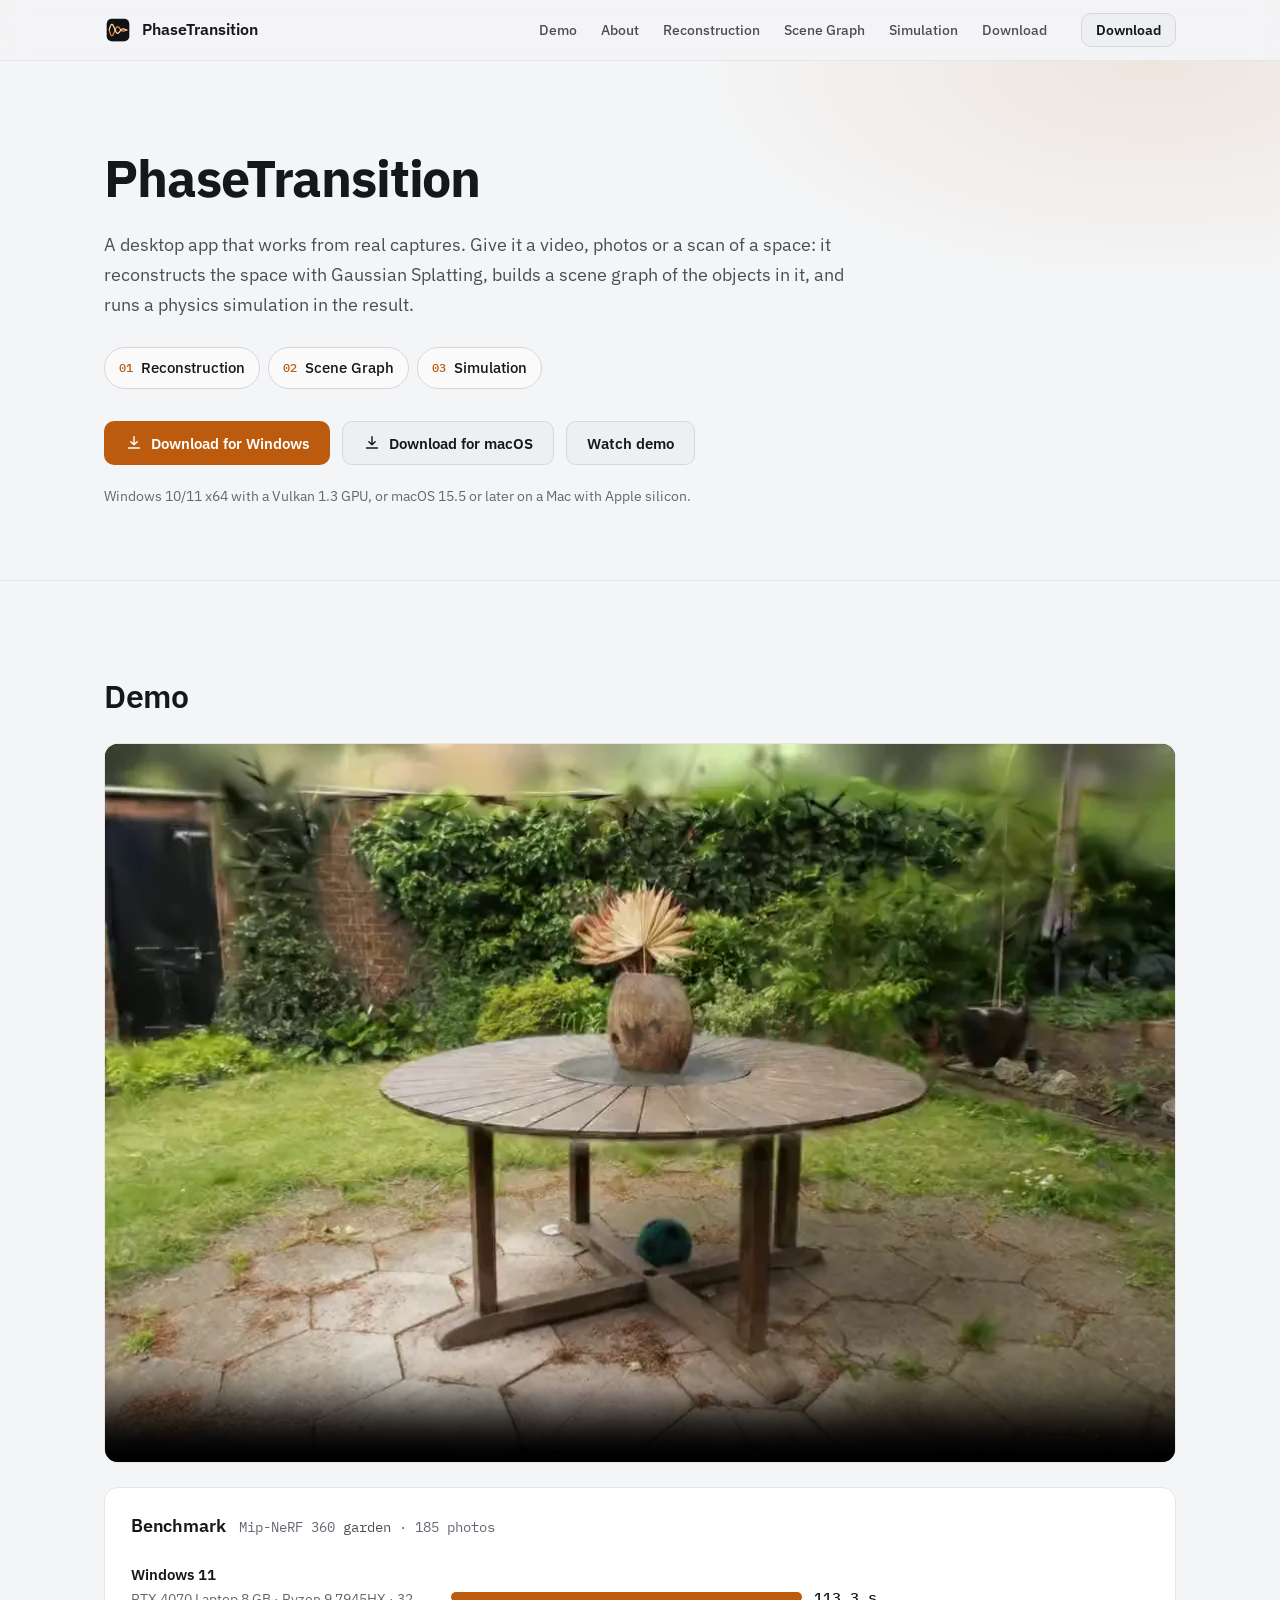
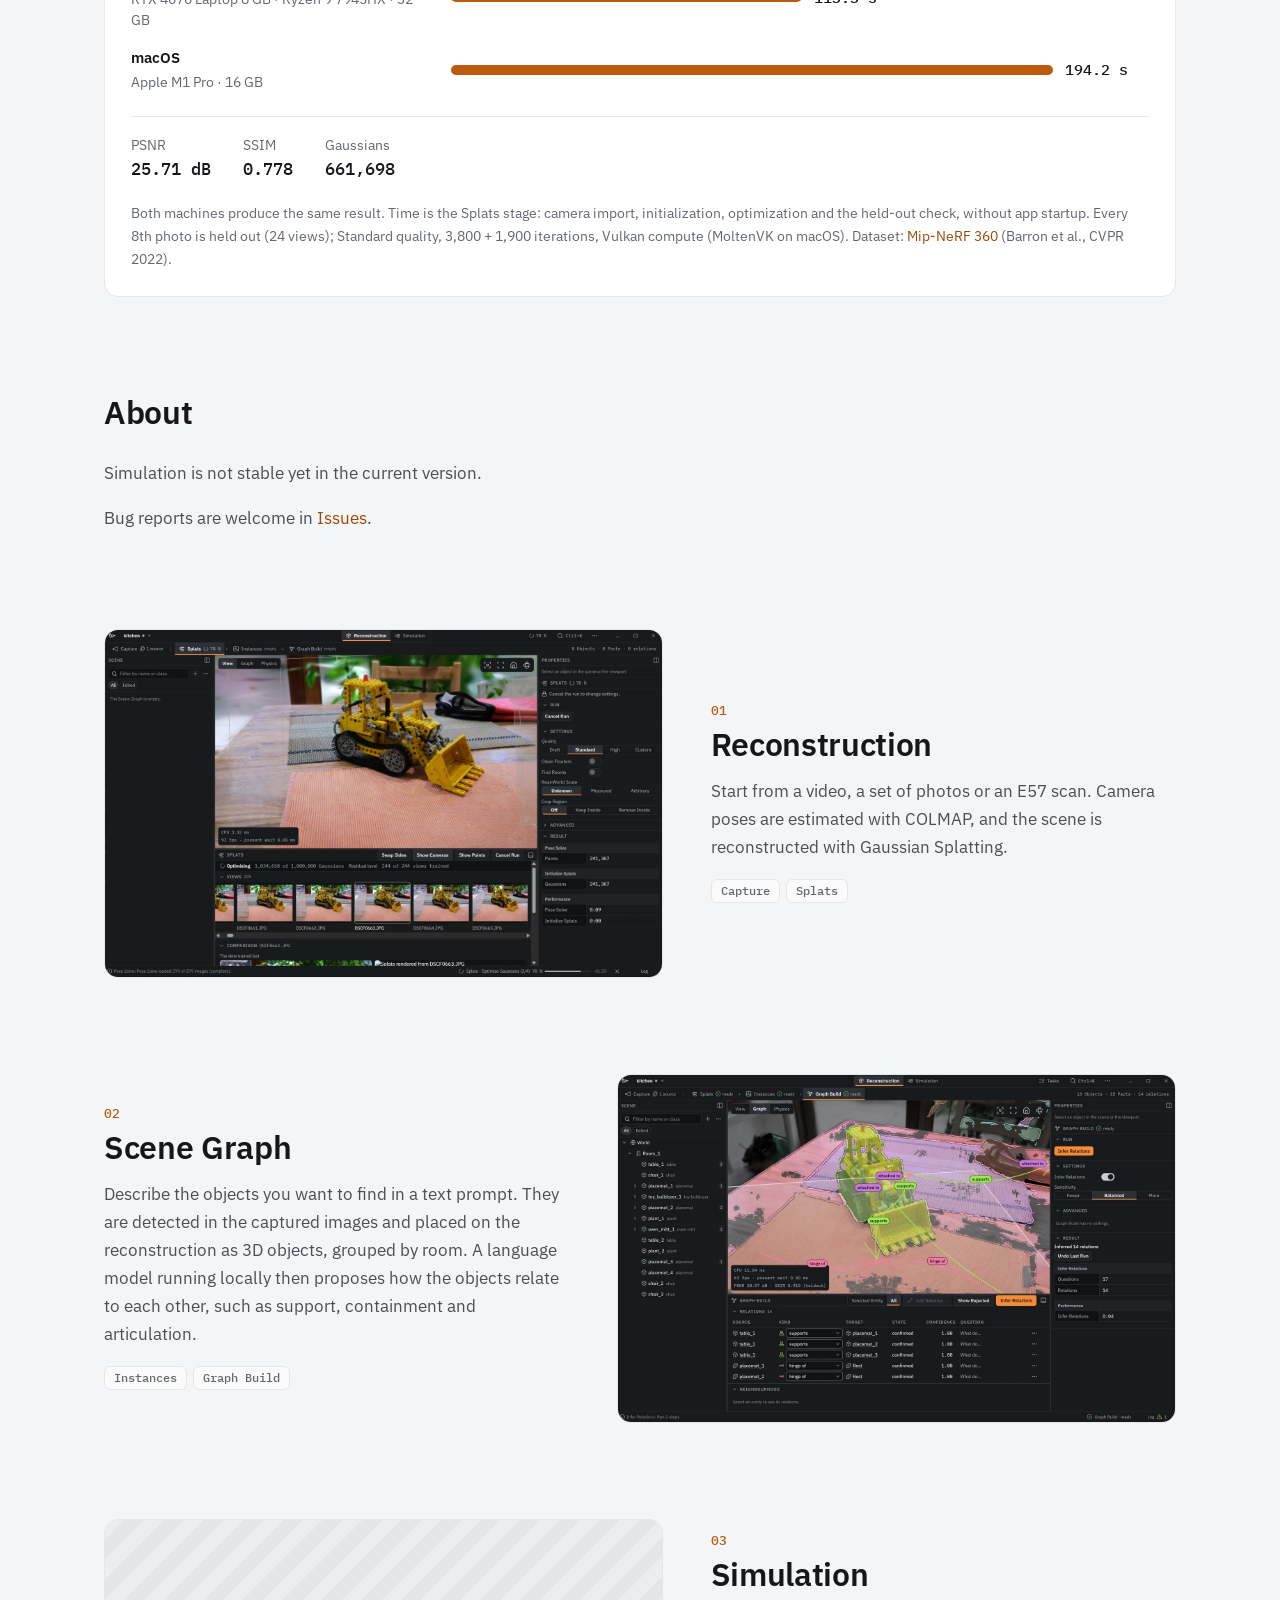
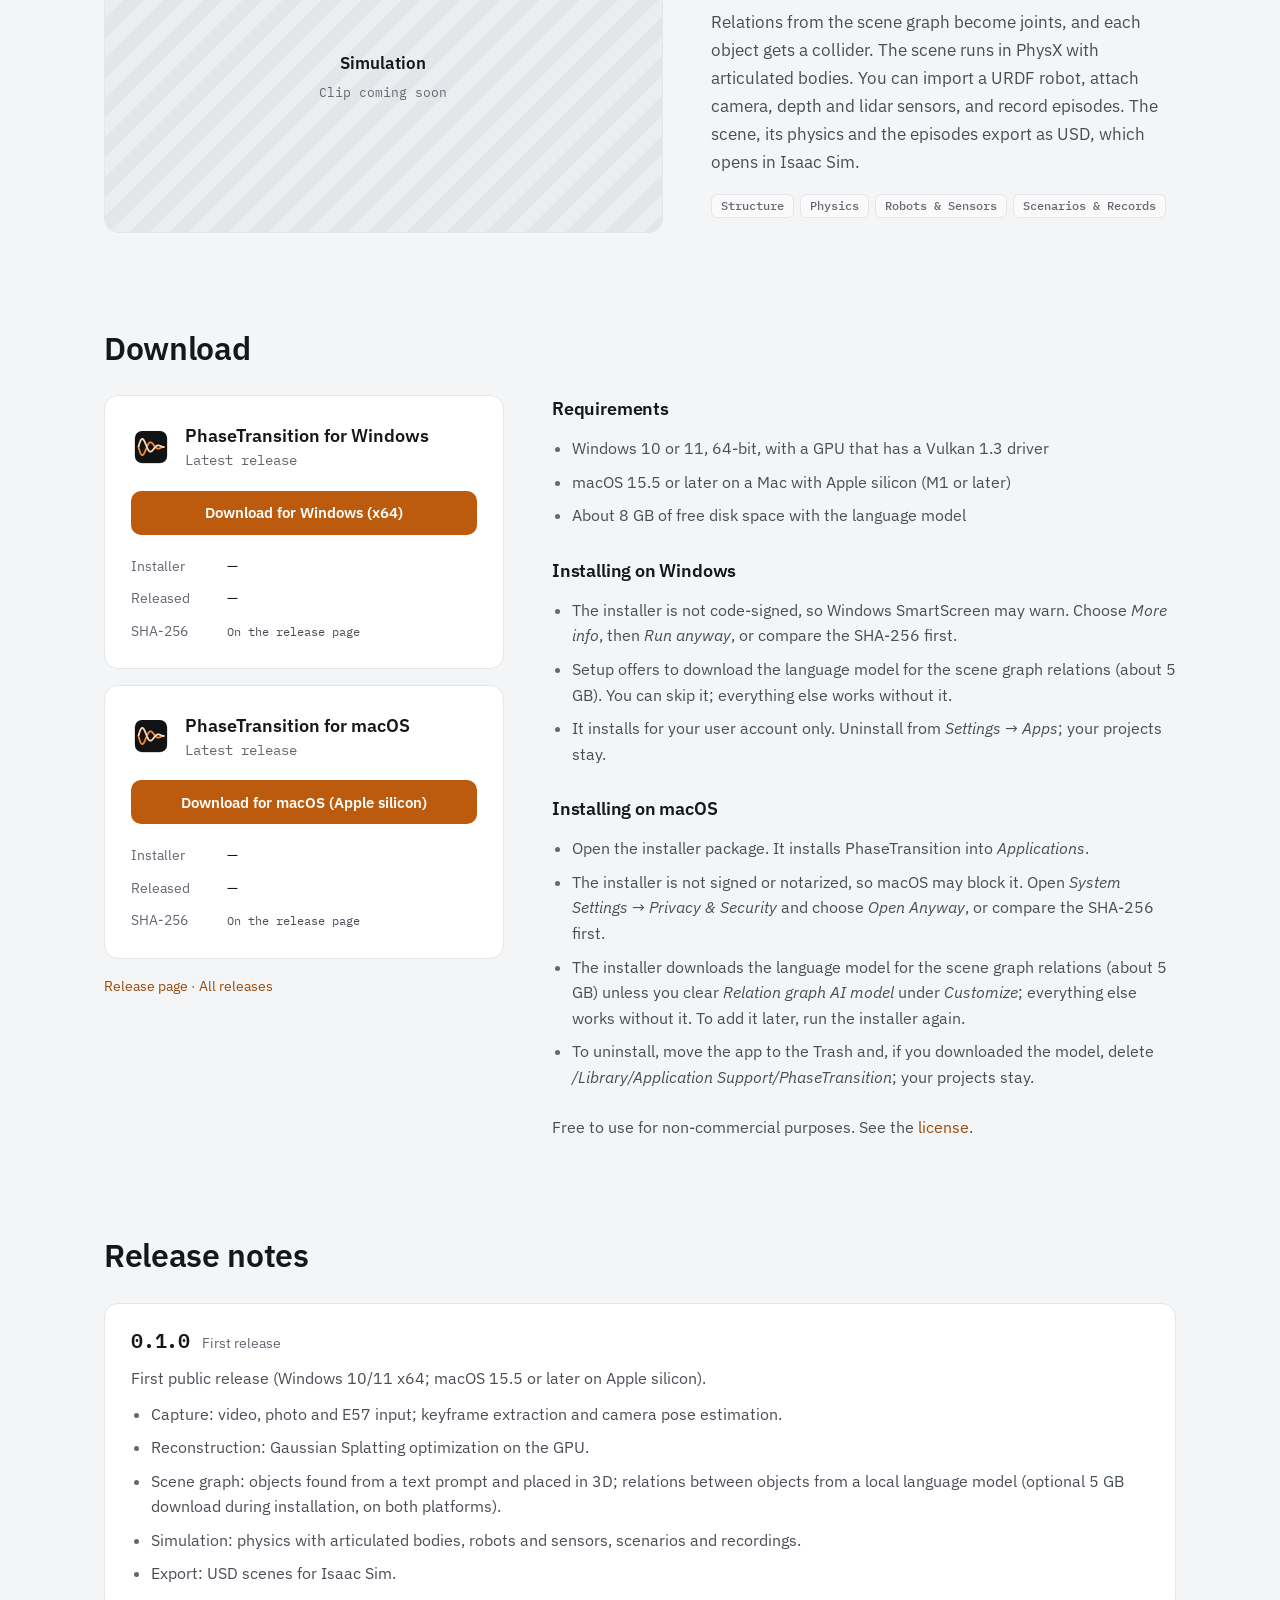
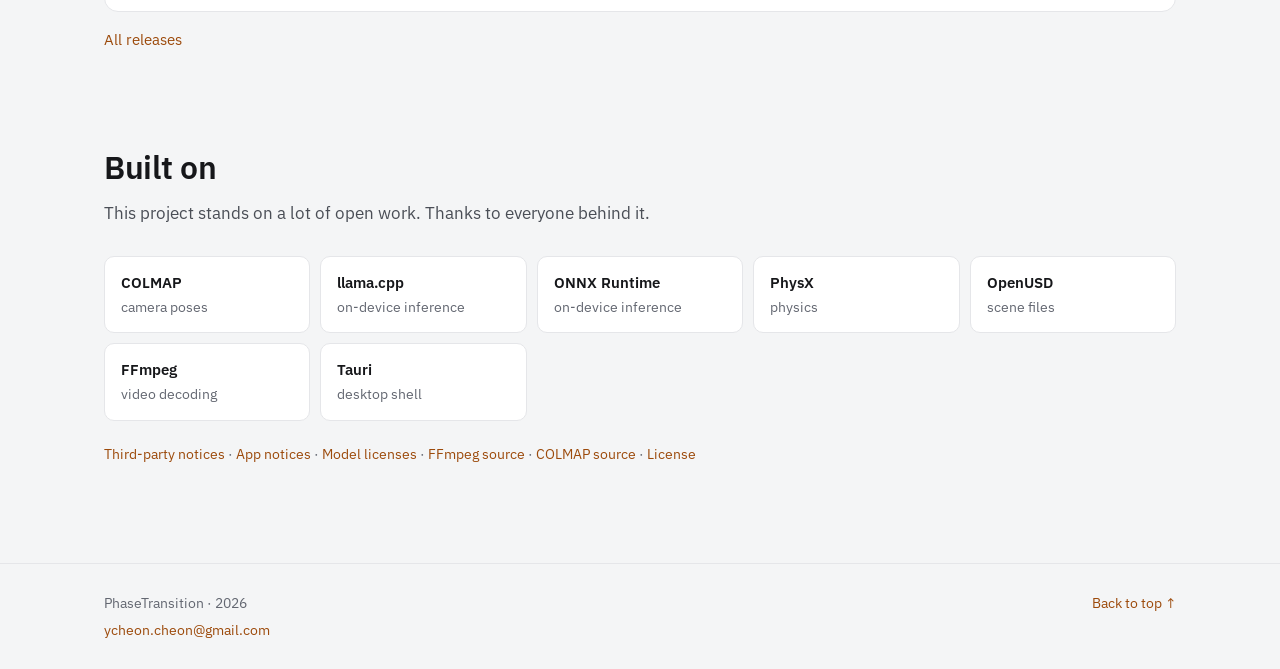
<file: docs/index.html>
<!doctype html>
<html lang="en">
<head>
  <meta charset="utf-8">
  <meta name="viewport" content="width=device-width, initial-scale=1">
  <title>PhaseTransition</title>
  <meta name="description" content="Reconstruct a real space with Gaussian Splatting, build a scene graph of the objects in it, and run a physics simulation in it.">
  <meta property="og:title" content="PhaseTransition">
  <meta property="og:description" content="Reconstruction, scene graph and simulation in one desktop app.">
  <meta property="og:type" content="website">
  <meta name="color-scheme" content="dark light">
  <link rel="icon" href="assets/img/app_icon.svg" type="image/svg+xml">
  <link rel="preconnect" href="https://fonts.googleapis.com">
  <link rel="preconnect" href="https://fonts.gstatic.com" crossorigin>
  <link rel="stylesheet" href="https://fonts.googleapis.com/css2?family=IBM+Plex+Mono:wght@400;500&family=IBM+Plex+Sans:wght@400;500;600;700&display=swap">
  <link rel="stylesheet" href="assets/css/site.css">
  <script src="assets/js/site.js" defer></script>
</head>
<body data-repo="chanchoen/PhaseTransition" data-youtube-id="">

<a class="skip" href="#main">Skip to content</a>

<header class="nav" id="top">
  <div class="nav__inner">
    <a class="brand" href="#top" aria-label="PhaseTransition, back to top">
      <img src="assets/img/app_icon.svg" alt="" width="28" height="28">
      <span>PhaseTransition</span>
    </a>
    <nav class="nav__links" aria-label="Sections">
      <a href="#demo">Demo</a>
      <a href="#about">About</a>
      <a href="#reconstruction">Reconstruction</a>
      <a href="#scene-graph">Scene Graph</a>
      <a href="#simulation">Simulation</a>
      <a href="#download">Download</a>
    </nav>
    <a class="button button--secondary button--small" href="#download">Download</a>
  </div>
</header>

<main id="main">

  <section class="hero">
    <div class="hero__inner">
      <h1>PhaseTransition</h1>
      <p class="hero__lede">A desktop app that works from real captures. Give it a video, photos or a scan of a space: it reconstructs the space with Gaussian Splatting, builds a scene graph of the objects in it, and runs a physics simulation in the result.</p>
      <ol class="hero__parts" aria-label="Parts">
        <li><a href="#reconstruction">Reconstruction</a></li>
        <li><a href="#scene-graph">Scene Graph</a></li>
        <li><a href="#simulation">Simulation</a></li>
      </ol>
      <div class="hero__actions">
        <a class="button button--primary" href="https://github.com/chanchoen/PhaseTransition/releases/latest" data-download data-platform-button="windows">
          <svg viewBox="0 0 20 20" aria-hidden="true"><path d="M10 3v9m0 0-3.5-3.5M10 12l3.5-3.5M4 15.5h12" fill="none" stroke="currentColor" stroke-width="1.6" stroke-linecap="round" stroke-linejoin="round"/></svg>
          Download for Windows
        </a>
        <a class="button button--secondary" href="https://github.com/chanchoen/PhaseTransition/releases/latest" data-download-mac data-platform-button="mac">
          <svg viewBox="0 0 20 20" aria-hidden="true"><path d="M10 3v9m0 0-3.5-3.5M10 12l3.5-3.5M4 15.5h12" fill="none" stroke="currentColor" stroke-width="1.6" stroke-linecap="round" stroke-linejoin="round"/></svg>
          Download for macOS
        </a>
        <a class="button button--secondary" href="#demo">Watch demo</a>
      </div>
      <p class="hero__meta">Windows 10/11 x64 with a Vulkan 1.3 GPU, or macOS 15.5 or later on a Mac with Apple silicon.</p>
    </div>
  </section>

  <section class="section" id="demo" aria-labelledby="demo-title">
    <div class="section__head">
      <h2 id="demo-title">Demo</h2>
    </div>
    <div class="teaser teaser--video" data-teaser data-video-download="">
      <video src="assets/video/demo_video.mp4" poster="assets/img/demo_poster.webp" width="1072" height="720" controls muted loop playsinline preload="metadata" aria-label="Demo video"></video>
    </div>
    <p class="teaser__links" data-teaser-links hidden>
      <a href="#" data-teaser-download>Download the video</a>
    </p>
    <div class="bench card" role="group" aria-labelledby="bench-title">
      <div class="bench__head">
        <h3 id="bench-title">Benchmark</h3>
        <p class="bench__scene">Mip-NeRF 360 <em>garden</em> · 185 photos</p>
      </div>
      <dl class="bench__bars">
        <div class="bench__row" style="--share: 0.583">
          <dt><span class="bench__os">Windows 11</span><span class="bench__hw">RTX 4070 Laptop 8 GB · Ryzen 9 7945HX · 32 GB</span></dt>
          <dd><span class="bench__bar" aria-hidden="true"></span><span class="bench__time">113.3 s</span></dd>
        </div>
        <div class="bench__row" style="--share: 1">
          <dt><span class="bench__os">macOS</span><span class="bench__hw">Apple M1 Pro · 16 GB</span></dt>
          <dd><span class="bench__bar" aria-hidden="true"></span><span class="bench__time">194.2 s</span></dd>
        </div>
      </dl>
      <dl class="bench__quality">
        <div><dt>PSNR</dt><dd>25.71 dB</dd></div>
        <div><dt>SSIM</dt><dd>0.778</dd></div>
        <div><dt>Gaussians</dt><dd>661,698</dd></div>
      </dl>
      <p class="bench__note">Both machines produce the same result. Time is the Splats stage: camera import, initialization, optimization and the held-out check, without app startup. Every 8th photo is held out (24 views); Standard quality, 3,800 + 1,900 iterations, Vulkan compute (MoltenVK on macOS). Dataset: <a href="https://jonbarron.info/mipnerf360/">Mip-NeRF 360</a> (Barron et al., CVPR 2022).</p>
    </div>
  </section>

  <section class="section" id="about" aria-labelledby="about-title">
    <div class="section__head">
      <h2 id="about-title">About</h2>
    </div>
    <div class="prose">
      <p>Simulation is not stable yet in the current version.</p>
      <p>Bug reports are welcome in <a href="https://github.com/chanchoen/PhaseTransition/issues" data-repo-link="issues">Issues</a>.</p>
    </div>
  </section>

  <section class="section" id="reconstruction" aria-labelledby="reconstruction-title">
    <article class="part">
      <figure class="media media--16x10">
        <img src="assets/img/reconstruction.webp" alt="The Splats step optimizing a kitchen scene, with the training views below the viewport" width="1600" height="1000" loading="lazy" decoding="async">
      </figure>
      <div class="part__text">
        <p class="part__index">01</p>
        <h2 id="reconstruction-title">Reconstruction</h2>
        <p>Start from a video, a set of photos or an E57 scan. Camera poses are estimated with COLMAP, and the scene is reconstructed with Gaussian Splatting.</p>
        <ul class="part__stages" aria-label="Stages"><li>Capture</li><li>Splats</li></ul>
      </div>
    </article>
  </section>

  <section class="section" id="scene-graph" aria-labelledby="scene-graph-title">
    <article class="part part--flip">
      <figure class="media media--16x10">
        <img src="assets/img/scene_graph.webp" alt="The Graph Build step showing the kitchen's objects and the relations inferred between them" width="1600" height="1000" loading="lazy" decoding="async">
      </figure>
      <div class="part__text">
        <p class="part__index">02</p>
        <h2 id="scene-graph-title">Scene Graph</h2>
        <p>Describe the objects you want to find in a text prompt. They are detected in the captured images and placed on the reconstruction as 3D objects, grouped by room. A language model running locally then proposes how the objects relate to each other, such as support, containment and articulation.</p>
        <ul class="part__stages" aria-label="Stages"><li>Instances</li><li>Graph Build</li></ul>
      </div>
    </article>
  </section>

  <section class="section" id="simulation" aria-labelledby="simulation-title">
    <article class="part">
      <figure class="media" data-video="" data-poster="">
        <div class="placeholder"><span class="placeholder__label">Simulation</span><span class="placeholder__note">Clip coming soon</span></div>
      </figure>
      <div class="part__text">
        <p class="part__index">03</p>
        <h2 id="simulation-title">Simulation</h2>
        <p>Relations from the scene graph become joints, and each object gets a collider. The scene runs in PhysX with articulated bodies. You can import a URDF robot, attach camera, depth and lidar sensors, and record episodes. The scene, its physics and the episodes export as USD, which opens in Isaac Sim.</p>
        <ul class="part__stages" aria-label="Stages"><li>Structure</li><li>Physics</li><li>Robots &amp; Sensors</li><li>Scenarios &amp; Records</li></ul>
      </div>
    </article>
  </section>

  <section class="section" id="download" aria-labelledby="download-title">
    <div class="section__head">
      <h2 id="download-title">Download</h2>
    </div>
    <div class="download">
      <div class="download__cards">
        <div class="card download__card" data-platform="windows">
          <div class="download__title">
            <img src="assets/img/app_icon.svg" alt="" width="40" height="40">
            <div>
              <p class="download__product">PhaseTransition for Windows</p>
              <p class="download__version" data-release-version>Latest release</p>
            </div>
          </div>
          <a class="button button--primary button--block" href="https://github.com/chanchoen/PhaseTransition/releases/latest" data-download>Download for Windows (x64)</a>
          <dl class="download__facts">
            <div><dt>Installer</dt><dd data-release-size>—</dd></div>
            <div><dt>Released</dt><dd data-release-date>—</dd></div>
            <div class="download__sha"><dt>SHA-256</dt><dd><code data-release-sha>On the release page</code></dd></div>
          </dl>
        </div>
        <div class="card download__card" data-platform="mac">
          <div class="download__title">
            <img src="assets/img/app_icon.svg" alt="" width="40" height="40">
            <div>
              <p class="download__product">PhaseTransition for macOS</p>
              <p class="download__version" data-release-version>Latest release</p>
            </div>
          </div>
          <a class="button button--primary button--block" href="https://github.com/chanchoen/PhaseTransition/releases/latest" data-download-mac>Download for macOS (Apple silicon)</a>
          <dl class="download__facts">
            <div><dt>Installer</dt><dd data-release-size>—</dd></div>
            <div><dt>Released</dt><dd data-release-date>—</dd></div>
            <div class="download__sha"><dt>SHA-256</dt><dd><code data-release-sha>On the release page</code></dd></div>
          </dl>
        </div>
        <p class="download__more"><a href="https://github.com/chanchoen/PhaseTransition/releases/latest" data-repo-link="releases/latest">Release page</a> · <a href="https://github.com/chanchoen/PhaseTransition/releases" data-repo-link="releases">All releases</a></p>
      </div>
      <div class="download__info">
        <h3>Requirements</h3>
        <ul class="list">
          <li>Windows 10 or 11, 64-bit, with a GPU that has a Vulkan 1.3 driver</li>
          <li>macOS 15.5 or later on a Mac with Apple silicon (M1 or later)</li>
          <li>About 8 GB of free disk space with the language model</li>
        </ul>
        <h3>Installing on Windows</h3>
        <ul class="list">
          <li>The installer is not code-signed, so Windows SmartScreen may warn. Choose <em>More info</em>, then <em>Run anyway</em>, or compare the SHA-256 first.</li>
          <li>Setup offers to download the language model for the scene graph relations (about 5 GB). You can skip it; everything else works without it.</li>
          <li>It installs for your user account only. Uninstall from <em>Settings → Apps</em>; your projects stay.</li>
        </ul>
        <h3>Installing on macOS</h3>
        <ul class="list">
          <li>Open the installer package. It installs PhaseTransition into <em>Applications</em>.</li>
          <li>The installer is not signed or notarized, so macOS may block it. Open <em>System Settings → Privacy &amp; Security</em> and choose <em>Open Anyway</em>, or compare the SHA-256 first.</li>
          <li>The installer downloads the language model for the scene graph relations (about 5 GB) unless you clear <em>Relation graph AI model</em> under <em>Customize</em>; everything else works without it. To add it later, run the installer again.</li>
          <li>To uninstall, move the app to the Trash and, if you downloaded the model, delete <em>/Library/Application Support/PhaseTransition</em>; your projects stay.</li>
        </ul>
        <p>Free to use for non-commercial purposes. See the <a href="legal/EULA.txt">license</a>.</p>
      </div>
    </div>
  </section>

  <section class="section" id="releases" aria-labelledby="releases-title">
    <div class="section__head">
      <h2 id="releases-title">Release notes</h2>
    </div>
    <div class="releases" data-releases>
      <article class="release card">
        <header class="release__head"><h3>0.1.0</h3><span class="release__tag">First release</span></header>
        <p>First public release (Windows 10/11 x64; macOS 15.5 or later on Apple silicon).</p>
        <ul class="list">
          <li>Capture: video, photo and E57 input; keyframe extraction and camera pose estimation.</li>
          <li>Reconstruction: Gaussian Splatting optimization on the GPU.</li>
          <li>Scene graph: objects found from a text prompt and placed in 3D; relations between objects from a local language model (optional 5 GB download during installation, on both platforms).</li>
          <li>Simulation: physics with articulated bodies, robots and sensors, scenarios and recordings.</li>
          <li>Export: USD scenes for Isaac Sim.</li>
        </ul>
      </article>
    </div>
    <p class="releases__all"><a href="https://github.com/chanchoen/PhaseTransition/releases" data-repo-link="releases">All releases</a></p>
  </section>

  <section class="section" id="credits" aria-labelledby="credits-title">
    <div class="section__head">
      <h2 id="credits-title">Built on</h2>
      <p class="section__lede">This project stands on a lot of open work. Thanks to everyone behind it.</p>
    </div>
    <ul class="credits">
      <li><strong>COLMAP</strong><span>camera poses</span></li>
      <li><strong>llama.cpp</strong><span>on-device inference</span></li>
      <li><strong>ONNX Runtime</strong><span>on-device inference</span></li>
      <li><strong>PhysX</strong><span>physics</span></li>
      <li><strong>OpenUSD</strong><span>scene files</span></li>
      <li><strong>FFmpeg</strong><span>video decoding</span></li>
      <li><strong>Tauri</strong><span>desktop shell</span></li>
    </ul>
    <p class="legal-links">
      <a href="legal/NOTICE.txt">Third-party notices</a> ·
      <a href="legal/THIRD_PARTY_NOTICES_APP.txt">App notices</a> ·
      <a href="legal/MODEL_LICENSES.txt">Model licenses</a> ·
      <a href="https://github.com/chanchoen/PhaseTransition/releases/latest" data-repo-link="releases/latest">FFmpeg source</a> ·
      <a href="https://github.com/colmap/colmap/tree/4.2.1">COLMAP source</a> ·
      <a href="legal/EULA.txt">License</a>
    </p>
  </section>

</main>

<footer class="footer">
  <div class="footer__inner">
    <div class="footer__about">
      <span>PhaseTransition · 2026</span>
      <a href="mailto:ycheon.cheon@gmail.com">ycheon.cheon@gmail.com</a>
    </div>
    <a href="#top">Back to top ↑</a>
  </div>
</footer>

</body>
</html>
</file>
<file: docs/assets/css/site.css>
:root {
  --ember-300: #FFAB66;
  --ember-400: #F68C36;
  --ember-500: #E5751C;
  --ember-600: #BC5B0E;
  --ember-700: #9C4A0B;
  --ember-950: #2B1503;

  --font-sans: "IBM Plex Sans", system-ui, -apple-system, "Segoe UI", sans-serif;
  --font-mono: "IBM Plex Mono", "SFMono-Regular", "Cascadia Mono", Consolas, monospace;

  --page-width: 1120px;
  --gutter: 24px;
  --radius-sm: 6px;
  --radius-md: 10px;
  --radius-lg: 14px;
  --nav-h: 60px;

  --bg: #0B0C0E;
  --surface: #111214;
  --panel: #18191C;
  --raised: #202226;
  --border-subtle: #2A2C31;
  --border: #34373D;
  --border-strong: #474B53;
  --text-1: #ECEDEF;
  --text-2: #A9ADB5;
  --text-3: #8A8F99;
  --accent: var(--ember-400);
  --accent-hover: var(--ember-300);
  --accent-pressed: var(--ember-500);
  --on-accent: var(--ember-950);
  --link: var(--ember-300);
  --accent-glow: rgba(246, 140, 54, 0.14);
  --placeholder-a: #15161A;
  --placeholder-b: #1C1D21;
  color-scheme: dark;
}

@media (prefers-color-scheme: light) {
  :root:not([data-theme="dark"]) {
    --bg: #F4F5F6;
    --surface: #FAFAFB;
    --panel: #FFFFFF;
    --raised: #EEEFF1;
    --border-subtle: #E5E6E9;
    --border: #D5D7DB;
    --border-strong: #B6B9C0;
    --text-1: #16171A;
    --text-2: #4A4E56;
    --text-3: #636771;
    --accent: var(--ember-600);
    --accent-hover: var(--ember-700);
    --accent-pressed: var(--ember-700);
    --on-accent: #FFFFFF;
    --link: var(--ember-700);
    --accent-glow: rgba(188, 91, 14, 0.10);
    --placeholder-a: #ECEDF0;
    --placeholder-b: #E3E5E8;
    color-scheme: light;
  }
}

*, *::before, *::after { box-sizing: border-box; }

html { scroll-behavior: smooth; scroll-padding-top: calc(var(--nav-h) + 16px); }

@media (prefers-reduced-motion: reduce) {
  html { scroll-behavior: auto; }
  *, *::before, *::after { transition: none !important; animation: none !important; }
}

body {
  margin: 0;
  background: var(--bg);
  color: var(--text-1);
  font: 400 16px/1.6 var(--font-sans);
  -webkit-font-smoothing: antialiased;
  text-rendering: optimizeLegibility;
}

img, svg, video, iframe { display: block; max-width: 100%; }

a { color: var(--link); text-decoration: none; }
a:hover { text-decoration: underline; text-underline-offset: 3px; }
a:focus-visible, button:focus-visible {
  outline: 2px solid var(--accent);
  outline-offset: 3px;
  border-radius: var(--radius-sm);
}

h1, h2, h3 { margin: 0; font-weight: 600; letter-spacing: -0.01em; }
p { margin: 0; }
code { font-family: var(--font-mono); font-size: 0.85em; }

.skip {
  position: absolute; left: 16px; top: -48px; z-index: 20;
  padding: 8px 12px; border-radius: var(--radius-sm);
  background: var(--accent); color: var(--on-accent); font-weight: 600;
}
.skip:focus { top: 12px; }

.button {
  display: inline-flex; align-items: center; justify-content: center; gap: 8px;
  min-height: 44px; padding: 0 20px;
  border: 1px solid transparent; border-radius: var(--radius-md);
  font: 600 15px/1 var(--font-sans);
  white-space: nowrap; cursor: pointer;
  transition: background-color 120ms ease, border-color 120ms ease, color 120ms ease;
}
.button:hover { text-decoration: none; }
.button svg { width: 18px; height: 18px; }
.button--primary { background: var(--accent); color: var(--on-accent); }
.button--primary:hover { background: var(--accent-hover); }
.button--primary:active { background: var(--accent-pressed); }
.button--secondary { background: var(--raised); border-color: var(--border); color: var(--text-1); }
.button--secondary:hover { border-color: var(--border-strong); }
.button--ghost { color: var(--text-2); }
.button--ghost:hover { color: var(--text-1); }
.button--small { min-height: 34px; padding: 0 14px; font-size: 14px; }
.button--block { width: 100%; }

.card {
  background: var(--panel);
  border: 1px solid var(--border-subtle);
  border-radius: var(--radius-lg);
}

.nav {
  position: sticky; top: 0; z-index: 10;
  background: color-mix(in srgb, var(--bg) 82%, transparent);
  backdrop-filter: saturate(140%) blur(12px);
  -webkit-backdrop-filter: saturate(140%) blur(12px);
  border-bottom: 1px solid var(--border-subtle);
}
.nav__inner {
  display: flex; align-items: center; gap: 24px;
  max-width: var(--page-width); height: var(--nav-h);
  margin: 0 auto; padding: 0 var(--gutter);
}
.brand {
  display: inline-flex; align-items: center; gap: 10px;
  color: var(--text-1); font-weight: 600; font-size: 16px;
}
.brand:hover { text-decoration: none; }
.nav__links { display: flex; gap: 4px; margin-left: auto; }
.nav__links a {
  padding: 6px 10px; border-radius: var(--radius-sm);
  color: var(--text-2); font-size: 14px; font-weight: 500;
}
.nav__links a:hover { color: var(--text-1); background: var(--raised); text-decoration: none; }
.nav__links a[aria-current="true"] { color: var(--text-1); }
.nav__links a[aria-current="true"]::after {
  content: ""; display: block; height: 2px; margin-top: 3px;
  border-radius: 1px; background: var(--accent);
}

.hero {
  position: relative; overflow: hidden;
  border-bottom: 1px solid var(--border-subtle);
  background:
    radial-gradient(50% 60% at 90% 0%, var(--accent-glow), transparent 70%),
    var(--bg);
}
.hero__inner {
  max-width: var(--page-width); margin: 0 auto;
  padding: 88px var(--gutter) 72px;
}
.hero h1 {
  font-size: clamp(36px, 5vw, 52px); line-height: 1.1; font-weight: 700; letter-spacing: -0.02em;
}
.hero__lede {
  max-width: 42em; margin-top: 24px;
  color: var(--text-2); font-size: 18px; line-height: 1.65;
}
.hero__parts {
  display: flex; flex-wrap: wrap; gap: 8px; margin: 28px 0 0; padding: 0; list-style: none;
}
.hero__parts a {
  display: inline-flex; align-items: center; gap: 8px;
  padding: 8px 14px; border: 1px solid var(--border); border-radius: 999px;
  background: var(--surface); color: var(--text-1); font-size: 15px; font-weight: 500;
}
.hero__parts a:hover { border-color: var(--border-strong); text-decoration: none; }
.hero__parts li { counter-increment: part; }
.hero__parts a::before {
  content: "0" counter(part); color: var(--accent); font: 500 12px/1 var(--font-mono);
}
.hero__parts { counter-reset: part; }
.hero__actions { display: flex; flex-wrap: wrap; gap: 12px; margin-top: 32px; }
.hero__meta { margin-top: 20px; color: var(--text-3); font-size: 14px; }

.section {
  max-width: var(--page-width); margin: 0 auto;
  padding: 96px var(--gutter) 0;
}
.section:last-of-type { padding-bottom: 96px; }
.section__head { max-width: 46em; margin-bottom: 28px; }
.section__head h2, .part__text h2 { font-size: clamp(26px, 3vw, 32px); line-height: 1.2; }
.section__lede { margin-top: 14px; color: var(--text-2); font-size: 17px; }

.placeholder {
  display: flex; flex-direction: column; align-items: center; justify-content: center; gap: 6px;
  width: 100%; height: 100%; padding: 24px; text-align: center;
  background:
    repeating-linear-gradient(135deg, var(--placeholder-a) 0 14px, var(--placeholder-b) 14px 28px);
}
.placeholder__label { color: var(--text-1); font-weight: 600; font-size: 17px; }
.placeholder__note { max-width: 30em; color: var(--text-3); font: 400 13px/1.5 var(--font-mono); }
.placeholder--wide .placeholder__label { font-size: 22px; }

.teaser {
  aspect-ratio: 16 / 9; overflow: hidden;
  border: 1px solid var(--border-subtle); border-radius: var(--radius-lg);
  background: var(--surface);
}
.teaser iframe, .teaser video { width: 100%; height: 100%; border: 0; }
.teaser--video { aspect-ratio: 1072 / 720; }
.teaser video { background: #000; }
.teaser__play {
  position: relative; display: block; width: 100%; height: 100%; padding: 0;
  border: 0; background: #000 center / cover no-repeat; cursor: pointer;
}
.teaser__play span {
  position: absolute; inset: 50% auto auto 50%; transform: translate(-50%, -50%);
  display: inline-flex; align-items: center; gap: 10px;
  padding: 14px 22px; border-radius: 999px;
  background: var(--accent); color: var(--on-accent); font: 600 16px/1 var(--font-sans);
}
.teaser__links { margin-top: 14px; font-size: 14px; }

.prose { display: grid; gap: 16px; max-width: 44em; color: var(--text-2); font-size: 17px; line-height: 1.7; }

.part { display: grid; grid-template-columns: 1.2fr 1fr; gap: 48px; align-items: center; }
.part--flip { grid-template-columns: 1fr 1.2fr; }
.part--flip .media { order: 2; }
.part__index { margin-bottom: 8px; color: var(--accent); font: 500 13px/1 var(--font-mono); }
.part__text > p:not(.part__index) { margin-top: 14px; color: var(--text-2); font-size: 16.5px; line-height: 1.7; }
.part__stages {
  display: flex; flex-wrap: wrap; gap: 6px; margin: 18px 0 0; padding: 0; list-style: none;
}
.part__stages li {
  padding: 5px 9px; border: 1px solid var(--border-subtle); border-radius: var(--radius-sm);
  background: var(--surface); color: var(--text-3); font: 500 12px/1 var(--font-mono);
}

.media {
  margin: 0; aspect-ratio: 16 / 9; overflow: hidden;
  border: 1px solid var(--border-subtle); border-radius: var(--radius-lg);
  background: var(--surface);
}
.media--16x10 { aspect-ratio: 16 / 10; }
.media video, .media img { width: 100%; height: 100%; object-fit: cover; }

.bench { display: grid; gap: 22px; margin-top: 24px; padding: 24px 26px; }
.bench__head { display: flex; flex-wrap: wrap; align-items: baseline; gap: 6px 14px; }
.bench__head h3 { font-size: 18px; }
.bench__scene { color: var(--text-3); font: 400 14px/1.4 var(--font-mono); }
.bench__scene em { font-style: normal; color: var(--text-2); }
.bench__bars, .bench__quality { margin: 0; }
.bench__bars { display: grid; gap: 14px; }
.bench__row { display: grid; grid-template-columns: minmax(0, 300px) 1fr; gap: 8px 20px; align-items: center; }
.bench__row dt { display: grid; gap: 2px; }
.bench__os { font-weight: 600; font-size: 15px; }
.bench__hw { color: var(--text-3); font-size: 13.5px; }
.bench__row dd { display: flex; align-items: center; gap: 12px; margin: 0; }
.bench__bar {
  flex: 0 0 auto; width: calc((100% - 6em) * var(--share)); height: 10px;
  border-radius: 999px; background: var(--accent);
}
.bench__time { color: var(--text-1); font: 500 15px/1 var(--font-mono); white-space: nowrap; }
.bench__quality {
  display: flex; flex-wrap: wrap; gap: 10px 32px;
  padding-top: 18px; border-top: 1px solid var(--border-subtle);
}
.bench__quality div { display: grid; gap: 2px; }
.bench__quality dt { color: var(--text-3); font-size: 13.5px; }
.bench__quality dd { margin: 0; font: 500 17px/1.3 var(--font-mono); }
.bench__note { color: var(--text-3); font-size: 14px; line-height: 1.65; }

.download { display: grid; grid-template-columns: minmax(0, 400px) 1fr; gap: 48px; align-items: start; }
.download__cards { display: grid; gap: 16px; }
.download__card { display: grid; gap: 20px; padding: 26px; }
.download__title { display: flex; align-items: center; gap: 14px; }
.download__product { font-weight: 600; font-size: 18px; }
.download__version { color: var(--text-3); font: 400 14px/1.4 var(--font-mono); }
.download__facts { display: grid; gap: 10px; margin: 0; font-size: 14px; }
.download__facts div { display: grid; grid-template-columns: 84px 1fr; gap: 12px; }
.download__facts dt { color: var(--text-3); }
.download__facts dd { margin: 0; color: var(--text-1); }
.download__sha code { word-break: break-all; color: var(--text-2); }
.download__more, .download__mac { font-size: 14px; color: var(--text-3); }
.download__info h3 { font-size: 18px; margin: 28px 0 12px; }
.download__info h3:first-child { margin-top: 0; }
.download__info > p { color: var(--text-2); margin-top: 24px; }

.list { display: grid; gap: 8px; margin: 0; padding-left: 20px; color: var(--text-2); }
.list li::marker { color: var(--text-3); }
.list strong { color: var(--text-1); font-weight: 600; }
.list--steps { gap: 12px; }
.list--steps li::marker { color: var(--accent); font: 600 15px var(--font-mono); }

.releases { display: grid; gap: 16px; }
.release { padding: 24px 26px; }
.release__head { display: flex; align-items: baseline; gap: 12px; margin-bottom: 12px; }
.release__head h3 { font: 600 20px/1.2 var(--font-mono); }
.release__tag { color: var(--text-3); font-size: 14px; }
.release > p { color: var(--text-2); margin-bottom: 10px; }
.releases__all { margin-top: 16px; font-size: 15px; }

.credits {
  display: grid; grid-template-columns: repeat(auto-fill, minmax(180px, 1fr)); gap: 10px;
  margin: 0; padding: 0; list-style: none;
}
.credits li {
  display: grid; gap: 2px; padding: 14px 16px;
  border: 1px solid var(--border-subtle); border-radius: var(--radius-md); background: var(--panel);
}
.credits strong { font-size: 15px; font-weight: 600; }
.credits span { color: var(--text-3); font-size: 13.5px; }
.legal-links { margin-top: 20px; color: var(--text-3); font-size: 14px; line-height: 1.9; }

.footer { border-top: 1px solid var(--border-subtle); }
.footer__inner {
  display: flex; justify-content: space-between; gap: 16px; flex-wrap: wrap;
  max-width: var(--page-width); margin: 0 auto; padding: 28px var(--gutter);
  color: var(--text-3); font-size: 14px;
}
.footer__about { display: flex; flex-direction: column; gap: 4px; }

@media (max-width: 960px) {
  .nav__links { display: none; }
  .nav__inner > .button { margin-left: auto; }
  .download { grid-template-columns: 1fr; gap: 32px; }
  .part, .part--flip { grid-template-columns: 1fr; gap: 20px; }
  .part--flip .media { order: 0; }
}

@media (max-width: 600px) {
  :root { --gutter: 16px; }
  .hero__inner { padding-top: 64px; }
  .hero__lede { font-size: 16.5px; }
  .hero__actions .button { flex: 1 1 100%; }
  .bench { padding: 20px 18px; }
  .bench__row { grid-template-columns: 1fr; }
  .section { padding-top: 72px; }
}
</file>
